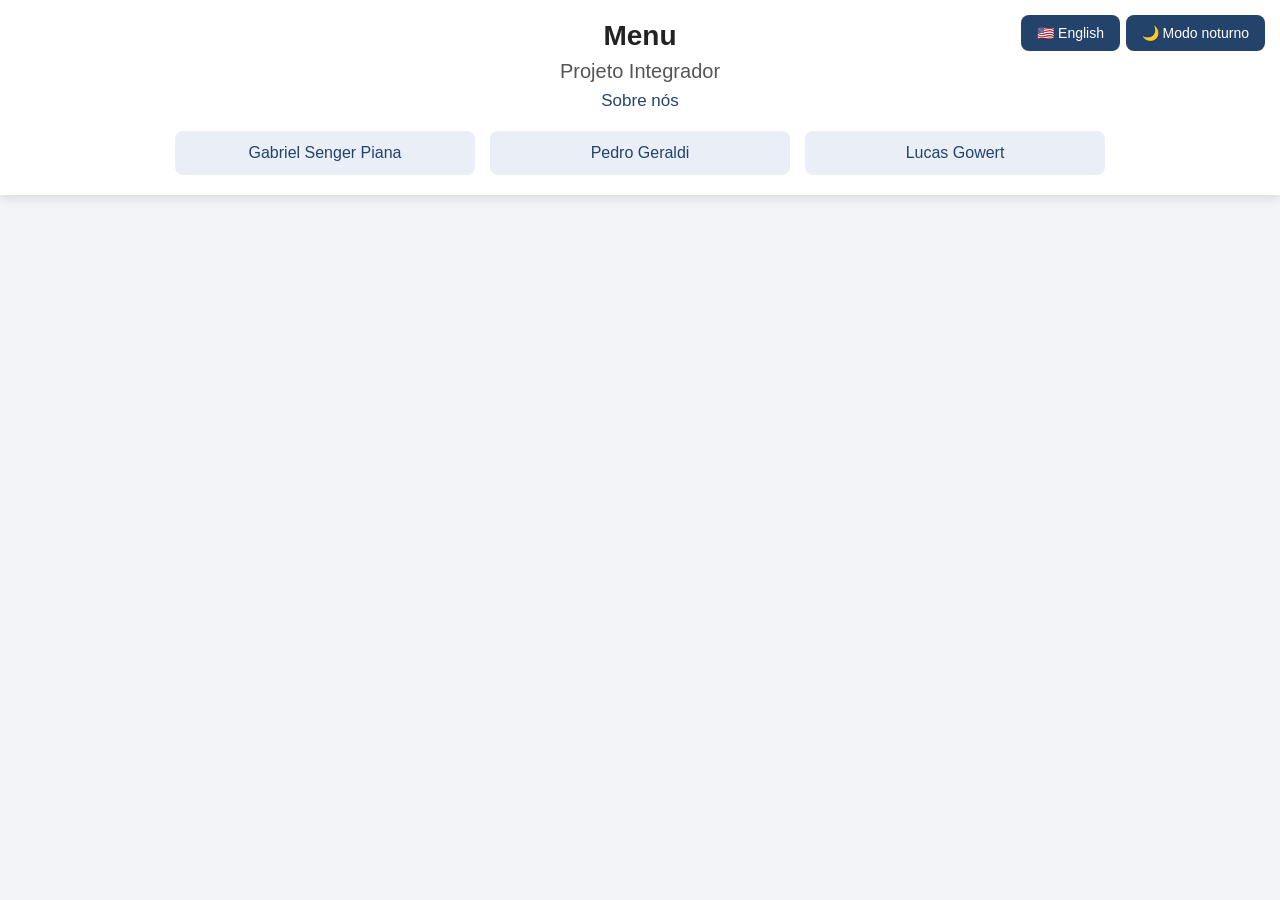
<file: index.html>
<!DOCTYPE html>
<html lang="pt-BR">
<head>
    <meta charset="UTF-8">
    <meta name="viewport" content="width=device-width, initial-scale=1.0">
    <title>Menu - Projeto Integrador</title>

    <style>
        * {
            box-sizing: border-box;
        }

        body {
            margin: 0;
            font-family: Arial, sans-serif;
            background: #f2f4f8;
            color: #222;
            transition: 0.3s;
        }

        .menu {
            width: 100%;
            padding: 20px;
            background: #ffffff;
            box-shadow: 0 4px 10px rgba(0, 0, 0, 0.10);
            text-align: center;
            transition: 0.3s;
        }
        .menu h1 {
            margin: 0 0 8px;
            color: #222;
            font-size: 28px;
        }

        .menu h2 {
            margin: 0 0 8px;
            color: #555;
            font-size: 20px;
            font-weight: 500;
        }

        .menu h3 {
            margin: 0 0 20px;
            color: #24436b;
            font-size: 17px;
            font-weight: 500;
        }

        .links {
            display: flex;
            justify-content: center;
            gap: 15px;
        }

        .links a {
            flex: 1;
            max-width: 300px;
            padding: 13px;
            border-radius: 8px;
            background: #e9eef7;
            color: #24436b;
            text-decoration: none;
            transition: 0.3s;
        }

        .links a:hover {
            background: #24436b;
            color: #ffffff;
        }

        .botao-tema {
            position: fixed;
            top: 15px;
            right: 15px;
            padding: 10px 16px;
            border: none;
            border-radius: 8px;
            background: #24436b;
            color: white;
            font-size: 14px;
            cursor: pointer;
            z-index: 10;
        }

        .botao-tema:hover {
            opacity: 0.85;
        }

        .botao-idioma {
            position: fixed;
            top: 15px;
            right: 160px;
            padding: 10px 16px;
            border: none;
            border-radius: 8px;
            background: #24436b;
            color: white;
            font-size: 14px;
            cursor: pointer;
            z-index: 10;
        }

        .botao-idioma:hover {
            opacity: 0.85;
        }

        body.modo-noturno {
            background: #121212;
            color: #ffffff;
        }

        body.modo-noturno .menu {
            background: #1e1e1e;
            box-shadow: 0 4px 10px rgba(0, 0, 0, 0.4);
        }

        body.modo-noturno .menu h1 {
            color: #ffffff;
        }

        body.modo-noturno .menu h2 {
            color: #cccccc;
        }

        body.modo-noturno .menu h3 {
            color: #8bb8f0;
        }

        body.modo-noturno .links a {
            background: #333333;
            color: #ffffff;
        }

        body.modo-noturno .links a:hover {
            background: #24436b;
        }

        body.modo-noturno .botao-tema {
            background: #f0c75e;
            color: #222222;
        }

        @media (max-width: 520px) {
            .menu {
                padding-top: 65px;
            }

            .links {
                flex-direction: column;
            }

            .links a {
                max-width: 100%;
            }

            .botao-idioma {
                right: 145px;
            }
        }
    </style>
</head>

<body>

    <button class="botao-tema" id="botaoTema"
            onclick="alternarTema()" aria-pressed="false">
        🌙 Modo noturno
    </button>

    <button class="botao-idioma" id="botaoIdioma"
            onclick="alternarIdioma()">
        🇺🇸 English
    </button>

    <nav class="menu">
        <h1 id="titulo">Menu</h1>
        <h2 id="projeto">Projeto Integrador</h2>
        <h3 id="sobre">Sobre nós</h3>

        <div class="links">
            <a href="gabb.html">Gabriel Senger Piana</a>
            <a href="#pedro-geraldi">Pedro Geraldi</a>
            <a rel="stylesheet" href="lucas.html">Lucas Gowert</a>
        </div>
    </nav>

    <script>
        let idiomaIngles = false;

        function alternarTema() {
            const corpo = document.body;
            const botao = document.getElementById("botaoTema");

            corpo.classList.toggle("modo-noturno");

            if (corpo.classList.contains("modo-noturno")) {
                botao.innerHTML = idiomaIngles ? "☀️ Light mode" : "☀️ Modo claro";
                botao.setAttribute("aria-pressed", "true");
            } else {
                botao.innerHTML = idiomaIngles ? "🌙 Dark mode" : "🌙 Modo noturno";
                botao.setAttribute("aria-pressed", "false");
            }
        }

        function alternarIdioma() {
            idiomaIngles = !idiomaIngles;

            document.documentElement.lang = idiomaIngles ? "en" : "pt-BR";

            document.getElementById("titulo").textContent =
                "Menu";

            document.getElementById("projeto").textContent =
                idiomaIngles ? "Integration Project" : "Projeto Integrador";

            document.getElementById("sobre").textContent =
                idiomaIngles ? "About us" : "Sobre nós";

            document.getElementById("botaoIdioma").textContent =
                idiomaIngles ? "🇧🇷 Português" : "🇺🇸 English";

            document.getElementById("botaoTema").textContent =
                document.body.classList.contains("modo-noturno")
                ? (idiomaIngles ? "☀️ Light mode" : "☀️ Modo claro")
                : (idiomaIngles ? "🌙 Dark mode" : "🌙 Modo noturno");
        }
    </script>

</body>
</html>
</file>
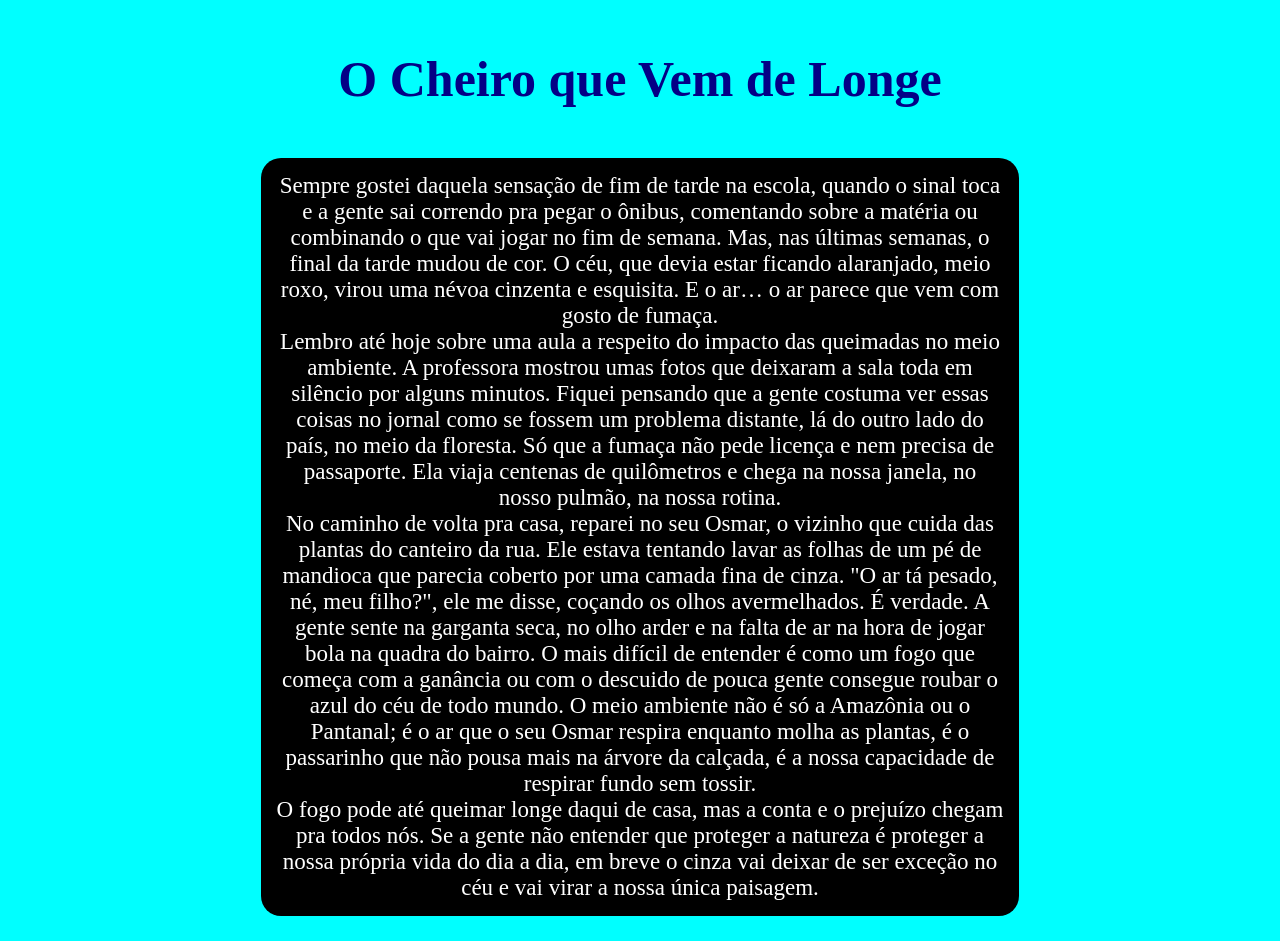
<file: cronicagowert.html>
<!DOCTYPE html>
<html lang="en">

<head>
    <meta charset="UTF-8">
    <meta name="viewport" content="width=device-width, initial-scale=1.0">
    <title> Cronica </title>
    <link rel="stylesheet" href="cronicagowert.css">
</head>

<body>
    <header>
        <h1 class="h1-cronica"> O Cheiro que Vem de Longe </h1>
    </header>
    <div class="main-cronica">
        <p class="p-cronica">
        Sempre gostei daquela sensação de fim de tarde na escola, quando o sinal toca e a gente sai correndo pra pegar o
        ônibus, comentando sobre a matéria ou combinando o que vai jogar no fim de semana. Mas, nas últimas semanas, o
        final da tarde mudou de cor. O céu, que devia estar ficando alaranjado, meio roxo, virou uma névoa cinzenta e
        esquisita. E o ar… o ar parece que vem com gosto de fumaça. <br>
        Lembro até hoje sobre uma aula a respeito do impacto das queimadas no meio ambiente. A professora mostrou umas
        fotos que deixaram a sala toda em silêncio por alguns minutos. Fiquei pensando que a gente costuma ver essas
        coisas no jornal como se fossem um problema distante, lá do outro lado do país, no meio da floresta. Só que a
        fumaça não pede licença e nem precisa de passaporte. Ela viaja centenas de quilômetros e chega na nossa janela,
        no nosso pulmão, na nossa rotina. <br>
        No caminho de volta pra casa, reparei no seu Osmar, o vizinho que cuida das plantas do canteiro da rua. Ele
        estava tentando lavar as folhas de um pé de mandioca que parecia coberto por uma camada fina de cinza. "O ar tá
        pesado, né, meu filho?", ele me disse, coçando os olhos avermelhados. É verdade. A gente sente na garganta seca,
        no olho arder e na falta de ar na hora de jogar bola na quadra do bairro.
        O mais difícil de entender é como um fogo que começa com a ganância ou com o descuido de pouca gente consegue
        roubar o azul do céu de todo mundo. O meio ambiente não é só a Amazônia ou o Pantanal; é o ar que o seu Osmar
        respira enquanto molha as plantas, é o passarinho que não pousa mais na árvore da calçada, é a nossa capacidade
        de respirar fundo sem tossir. <br>
        O fogo pode até queimar longe daqui de casa, mas a conta e o prejuízo chegam pra todos nós. Se a gente não
        entender que proteger a natureza é proteger a nossa própria vida do dia a dia, em breve o cinza vai deixar de
        ser exceção no céu e vai virar a nossa única paisagem.
</p>
</div>
</body>

</html>
</file>
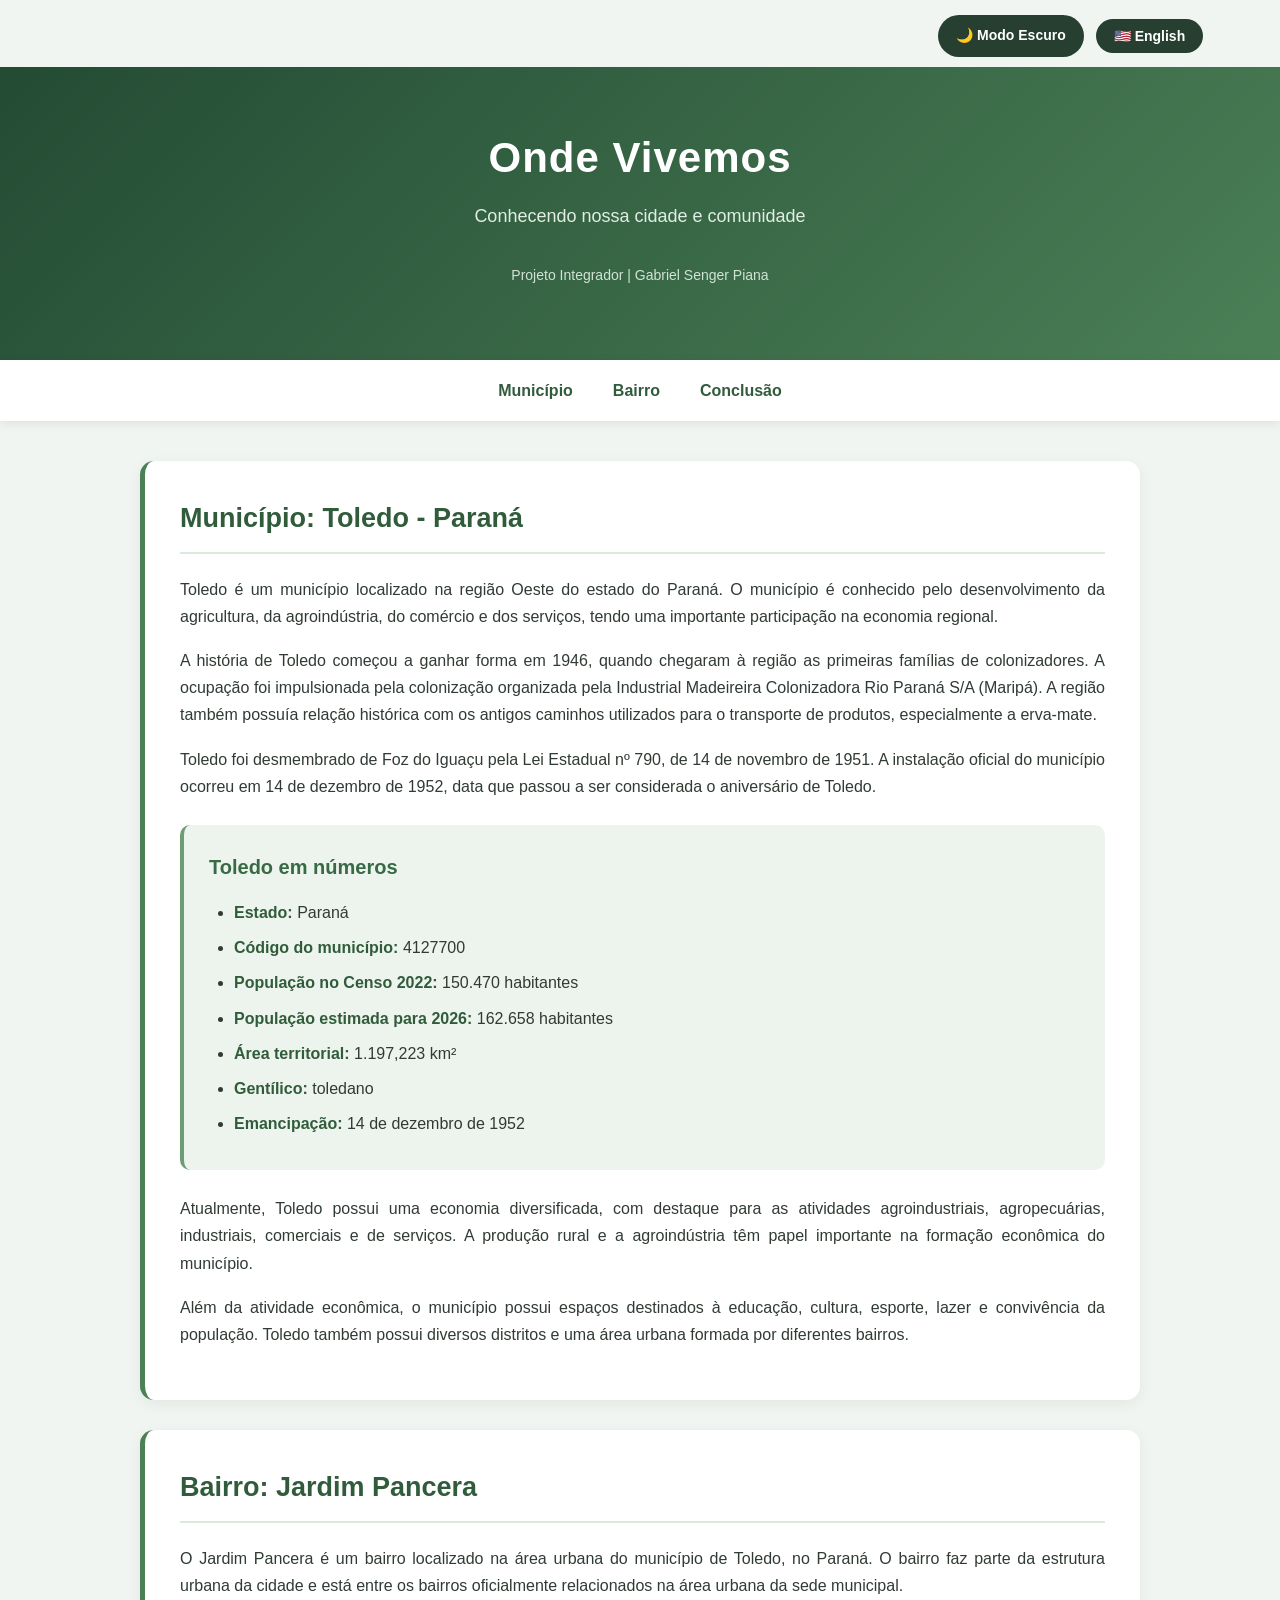
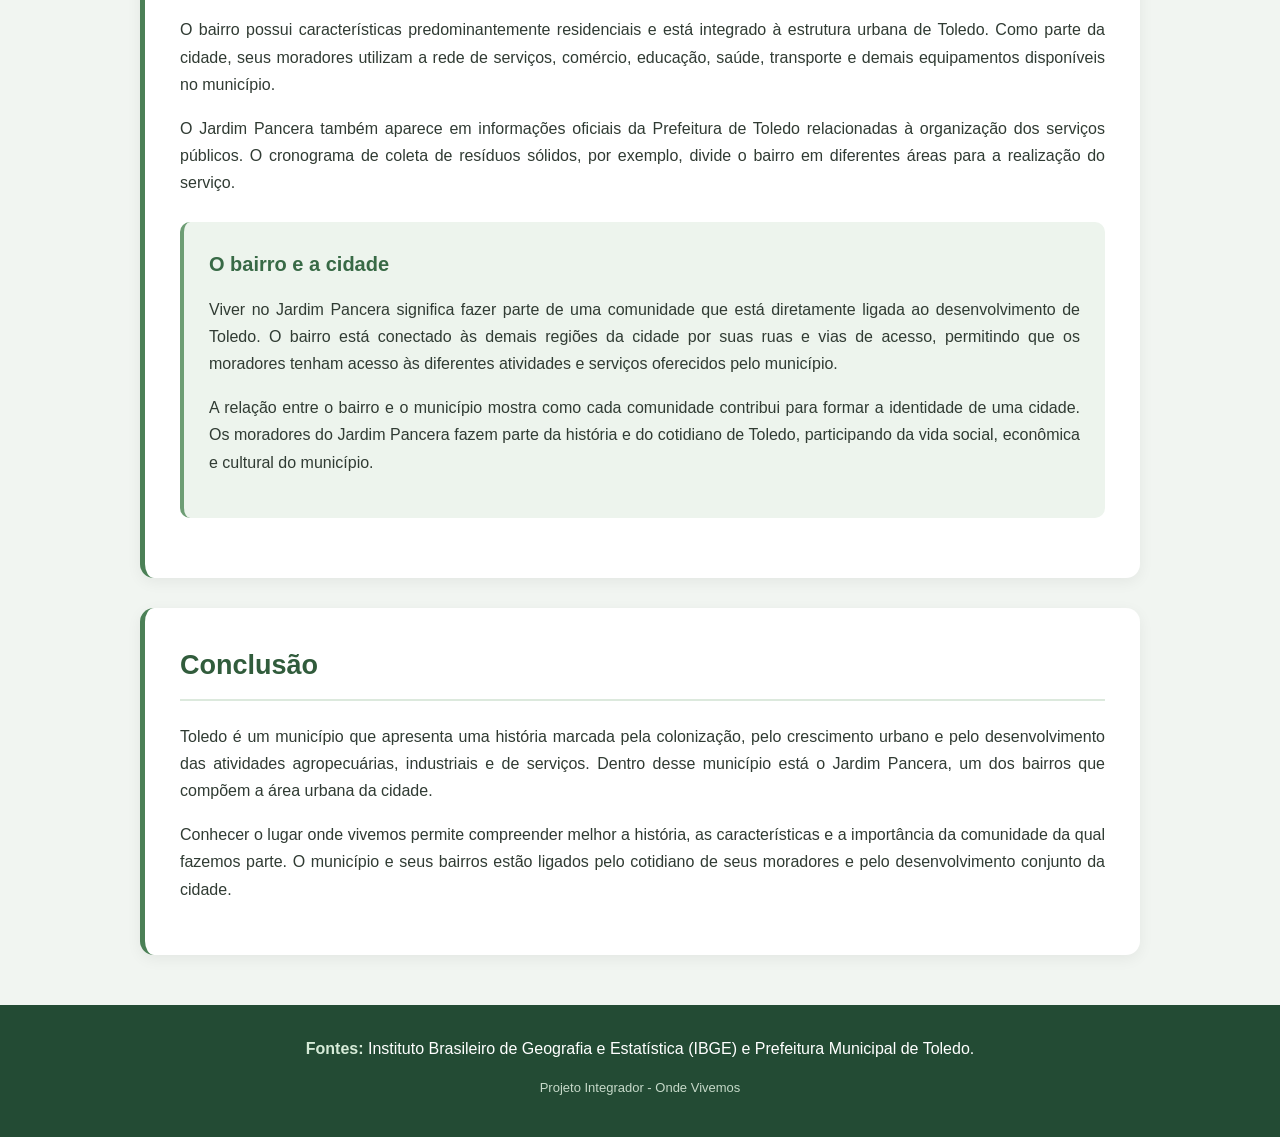
<file: gabb.html>
<!DOCTYPE html>
<html lang="pt-BR">

<head>
    <meta charset="UTF-8">
    <meta name="viewport" content="width=device-width, initial-scale=1.0">
    <title>Onde Vivemos | Toledo - PR</title>
    <link rel="stylesheet" href="gabb.css">
</head>

<body>

    <!-- CONTROLES -->
    <input type="checkbox" id="modo-escuro">

    <div class="controles-topo">

        <label for="modo-escuro" class="botao-tema" id="texto-tema">
            🌙 Modo Escuro
        </label>

        <button id="botao-idioma" class="botao-idioma">
            🇺🇸 English
        </button>

    </div>


    <!-- CABEÇALHO -->
    <header>
        <div class="cabecalho-conteudo">

            <h1 id="titulo">Onde Vivemos</h1>

            <p class="subtitulo" id="subtitulo">
                Conhecendo nossa cidade e comunidade
            </p>

            <p class="aluno" id="aluno">
                Projeto Integrador | Gabriel Senger Piana
            </p>

        </div>
    </header>


    <!-- MENU -->
    <nav>

        <a href="#municipio" id="nav-municipio">Município</a>

        <a href="#bairro" id="nav-bairro">Bairro</a>

        <a href="#conclusao" id="nav-conclusao">Conclusão</a>

    </nav>


    <!-- CONTEÚDO PRINCIPAL -->
    <main>

        <!-- MUNICÍPIO -->
        <section id="municipio" class="card">

            <h2 id="titulo-municipio">
                Município: Toledo - Paraná
            </h2>

            <p id="municipio1">
                Toledo é um município localizado na região Oeste do estado do Paraná.
                O município é conhecido pelo desenvolvimento da agricultura, da
                agroindústria, do comércio e dos serviços, tendo uma importante
                participação na economia regional.
            </p>

            <p id="municipio2">
                A história de Toledo começou a ganhar forma em 1946, quando chegaram
                à região as primeiras famílias de colonizadores. A ocupação foi
                impulsionada pela colonização organizada pela Industrial Madeireira
                Colonizadora Rio Paraná S/A (Maripá). A região também possuía relação
                histórica com os antigos caminhos utilizados para o transporte de
                produtos, especialmente a erva-mate.
            </p>

            <p id="municipio3">
                Toledo foi desmembrado de Foz do Iguaçu pela Lei Estadual nº 790,
                de 14 de novembro de 1951. A instalação oficial do município ocorreu
                em 14 de dezembro de 1952, data que passou a ser considerada o
                aniversário de Toledo.
            </p>


            <div class="informacoes">

                <h3 id="titulo-numeros">Toledo em números</h3>

                <ul>

                    <li>
                        <strong id="rotulo-estado">Estado:</strong>
                        <span id="valor-estado">Paraná</span>
                    </li>

                    <li>
                        <strong id="rotulo-codigo">Código do município:</strong>
                        <span id="valor-codigo">4127700</span>
                    </li>

                    <li>
                        <strong id="rotulo-populacao">População no Censo 2022:</strong>
                        <span id="valor-populacao">150.470 habitantes</span>
                    </li>

                    <li>
                        <strong id="rotulo-estimativa">População estimada para 2026:</strong>
                        <span id="valor-estimativa">162.658 habitantes</span>
                    </li>

                    <li>
                        <strong id="rotulo-area">Área territorial:</strong>
                        <span id="valor-area">1.197,223 km²</span>
                    </li>

                    <li>
                        <strong id="rotulo-gentilico">Gentílico:</strong>
                        <span id="valor-gentilico">toledano</span>
                    </li>

                    <li>
                        <strong id="rotulo-emancipacao">Emancipação:</strong>
                        <span id="valor-emancipacao">14 de dezembro de 1952</span>
                    </li>

                </ul>

            </div>


            <p id="municipio4">
                Atualmente, Toledo possui uma economia diversificada, com destaque
                para as atividades agroindustriais, agropecuárias, industriais,
                comerciais e de serviços. A produção rural e a agroindústria têm
                papel importante na formação econômica do município.
            </p>

            <p id="municipio5">
                Além da atividade econômica, o município possui espaços destinados
                à educação, cultura, esporte, lazer e convivência da população.
                Toledo também possui diversos distritos e uma área urbana formada
                por diferentes bairros.
            </p>

        </section>


        <!-- BAIRRO -->
        <section id="bairro" class="card">

            <h2 id="titulo-bairro">
                Bairro: Jardim Pancera
            </h2>

            <p id="bairro1">
                O Jardim Pancera é um bairro localizado na área urbana do município
                de Toledo, no Paraná. O bairro faz parte da estrutura urbana da cidade
                e está entre os bairros oficialmente relacionados na área urbana da
                sede municipal.
            </p>

            <p id="bairro2">
                O bairro possui características predominantemente residenciais e
                está integrado à estrutura urbana de Toledo. Como parte da cidade,
                seus moradores utilizam a rede de serviços, comércio, educação,
                saúde, transporte e demais equipamentos disponíveis no município.
            </p>

            <p id="bairro3">
                O Jardim Pancera também aparece em informações oficiais da Prefeitura
                de Toledo relacionadas à organização dos serviços públicos. O
                cronograma de coleta de resíduos sólidos, por exemplo, divide o bairro
                em diferentes áreas para a realização do serviço.
            </p>


            <div class="informacoes">

                <h3 id="titulo-relacao">O bairro e a cidade</h3>

                <p id="bairro4">
                    Viver no Jardim Pancera significa fazer parte de uma comunidade que
                    está diretamente ligada ao desenvolvimento de Toledo. O bairro está
                    conectado às demais regiões da cidade por suas ruas e vias de acesso,
                    permitindo que os moradores tenham acesso às diferentes atividades
                    e serviços oferecidos pelo município.
                </p>

                <p id="bairro5">
                    A relação entre o bairro e o município mostra como cada comunidade
                    contribui para formar a identidade de uma cidade. Os moradores do
                    Jardim Pancera fazem parte da história e do cotidiano de Toledo,
                    participando da vida social, econômica e cultural do município.
                </p>

            </div>

        </section>


        <!-- CONCLUSÃO -->
        <section id="conclusao" class="card">

            <h2 id="titulo-conclusao">Conclusão</h2>

            <p id="conclusao1">
                Toledo é um município que apresenta uma história marcada pela
                colonização, pelo crescimento urbano e pelo desenvolvimento das
                atividades agropecuárias, industriais e de serviços. Dentro desse
                município está o Jardim Pancera, um dos bairros que compõem a área
                urbana da cidade.
            </p>

            <p id="conclusao2">
                Conhecer o lugar onde vivemos permite compreender melhor a história,
                as características e a importância da comunidade da qual fazemos
                parte. O município e seus bairros estão ligados pelo cotidiano de
                seus moradores e pelo desenvolvimento conjunto da cidade.
            </p>

        </section>

    </main>


    <!-- RODAPÉ -->
    <footer>

        <p>
            <strong id="fontes">Fontes:</strong>
            <span id="texto-fontes">
                Instituto Brasileiro de Geografia e Estatística
                (IBGE) e Prefeitura Municipal de Toledo.
            </span>
        </p>

        <p class="rodape-final" id="rodape-final">
            Projeto Integrador - Onde Vivemos
        </p>

    </footer>


    <!-- JAVASCRIPT -->
    <script>

        const botaoIdioma = document.getElementById("botao-idioma");

        const idiomaPortugues = {

            titulo: "Onde Vivemos",
            subtitulo: "Conhecendo nossa cidade e comunidade",
            aluno: "Projeto Integrador | Gabriel Senger Piana",

            navMunicipio: "Município",
            navBairro: "Bairro",
            navConclusao: "Conclusão",

            tituloMunicipio: "Município: Toledo - Paraná",
            municipio1: `Toledo é um município localizado na região Oeste do estado do Paraná. O município é conhecido pelo desenvolvimento da agricultura, da agroindústria, do comércio e dos serviços, tendo uma importante participação na economia regional.`,
            municipio2: `A história de Toledo começou a ganhar forma em 1946, quando chegaram à região as primeiras famílias de colonizadores. A ocupação foi impulsionada pela colonização organizada pela Industrial Madeireira Colonizadora Rio Paraná S/A (Maripá). A região também possuía relação histórica com os antigos caminhos utilizados para o transporte de produtos, especialmente a erva-mate.`,
            municipio3: `Toledo foi desmembrado de Foz do Iguaçu pela Lei Estadual nº 790, de 14 de novembro de 1951. A instalação oficial do município ocorreu em 14 de dezembro de 1952, data que passou a ser considerada o aniversário de Toledo.`,

            numeros: "Toledo em números",
            estado: "Estado:",
            codigo: "Código do município:",
            populacao: "População no Censo 2022:",
            estimativa: "População estimada para 2026:",
            area: "Área territorial:",
            gentilico: "Gentílico:",
            emancipacao: "Emancipação:",

            municipio4: `Atualmente, Toledo possui uma economia diversificada, com destaque para as atividades agroindustriais, agropecuárias, industriais, comerciais e de serviços. A produção rural e a agroindústria têm papel importante na formação econômica do município.`,
            municipio5: `Além da atividade econômica, o município possui espaços destinados à educação, cultura, esporte, lazer e convivência da população. Toledo também possui diversos distritos e uma área urbana formada por diferentes bairros.`,

            tituloBairro: "Bairro: Jardim Pancera",
            bairro1: `O Jardim Pancera é um bairro localizado na área urbana do município de Toledo, no Paraná. O bairro faz parte da estrutura urbana da cidade e está entre os bairros oficialmente relacionados na área urbana da sede municipal.`,
            bairro2: `O bairro possui características predominantemente residenciais e está integrado à estrutura urbana de Toledo. Como parte da cidade, seus moradores utilizam a rede de serviços, comércio, educação, saúde, transporte e demais equipamentos disponíveis no município.`,
            bairro3: `O Jardim Pancera também aparece em informações oficiais da Prefeitura de Toledo relacionadas à organização dos serviços públicos. O cronograma de coleta de resíduos sólidos, por exemplo, divide o bairro em diferentes áreas para a realização do serviço.`,

            relacao: "O bairro e a cidade",
            bairro4: `Viver no Jardim Pancera significa fazer parte de uma comunidade que está diretamente ligada ao desenvolvimento de Toledo. O bairro está conectado às demais regiões da cidade por suas ruas e vias de acesso, permitindo que os moradores tenham acesso às diferentes atividades e serviços oferecidos pelo município.`,
            bairro5: `A relação entre o bairro e o município mostra como cada comunidade contribui para formar a identidade de uma cidade. Os moradores do Jardim Pancera fazem parte da história e do cotidiano de Toledo, participando da vida social, econômica e cultural do município.`,

            tituloConclusao: "Conclusão",
            conclusao1: `Toledo é um município que apresenta uma história marcada pela colonização, pelo crescimento urbano e pelo desenvolvimento das atividades agropecuárias, industriais e de serviços. Dentro desse município está o Jardim Pancera, um dos bairros que compõem a área urbana da cidade.`,
            conclusao2: `Conhecer o lugar onde vivemos permite compreender melhor a história, as características e a importância da comunidade da qual fazemos parte. O município e seus bairros estão ligados pelo cotidiano de seus moradores e pelo desenvolvimento conjunto da cidade.`,

            fontes: "Fontes:",
            textoFontes: "Instituto Brasileiro de Geografia e Estatística (IBGE) e Prefeitura Municipal de Toledo.",
            rodape: "Projeto Integrador - Onde Vivemos",

            tema: "🌙 Modo Escuro",
            botaoIdioma: "🇺🇸 English"

        };


        const idiomaIngles = {

            titulo: "Where We Live",
            subtitulo: "Discovering our city and community",
            aluno: "Integrative Project | Gabriel Senger Piana",

            navMunicipio: "Municipality",
            navBairro: "Neighborhood",
            navConclusao: "Conclusion",

            tituloMunicipio: "Municipality: Toledo - Paraná",
            municipio1: `Toledo is a municipality located in the western region of the state of Paraná, Brazil. The municipality is known for the development of agriculture, agribusiness, commerce, and services, playing an important role in the regional economy.`,
            municipio2: `The history of Toledo began to take shape in 1946, when the first settler families arrived in the region. The settlement was driven by the colonization organized by Industrial Madeireira Colonizadora Rio Paraná S/A (Maripá). The region also had historical connections with old routes used for transporting products, especially yerba mate.`,
            municipio3: `Toledo was separated from Foz do Iguaçu by State Law No. 790, dated November 14, 1951. The municipality was officially established on December 14, 1952, a date that became known as Toledo's anniversary.`,

            numeros: "Toledo in Numbers",
            estado: "State:",
            codigo: "Municipality code:",
            populacao: "Population in the 2022 Census:",
            estimativa: "Estimated population for 2026:",
            area: "Territorial area:",
            gentilico: "Demonym:",
            emancipacao: "Municipal establishment:",

            municipio4: `Today, Toledo has a diversified economy, with emphasis on agribusiness, agricultural, industrial, commercial, and service activities. Rural production and agribusiness play an important role in the municipality's economy.`,
            municipio5: `In addition to economic activities, the municipality has spaces dedicated to education, culture, sports, leisure, and community interaction. Toledo also has several districts and an urban area made up of different neighborhoods.`,

            tituloBairro: "Neighborhood: Jardim Pancera",
            bairro1: `Jardim Pancera is a neighborhood located in the urban area of Toledo, Paraná. The neighborhood is part of the city's urban structure and is among the officially recognized neighborhoods in the municipal headquarters.`,
            bairro2: `The neighborhood is predominantly residential and is integrated into Toledo's urban structure. As part of the city, its residents use the network of services, commerce, education, healthcare, transportation, and other facilities available in the municipality.`,
            bairro3: `Jardim Pancera also appears in official information from Toledo City Hall regarding the organization of public services. For example, the solid waste collection schedule divides the neighborhood into different areas to provide this service.`,

            relacao: "The Neighborhood and the City",
            bairro4: `Living in Jardim Pancera means being part of a community directly connected to Toledo's development. The neighborhood is connected to other areas of the city through its streets and access roads, allowing residents to access the various activities and services offered by the municipality.`,
            bairro5: `The relationship between the neighborhood and the municipality shows how each community contributes to a city's identity. The residents of Jardim Pancera are part of Toledo's history and daily life, participating in the social, economic, and cultural life of the municipality.`,

            tituloConclusao: "Conclusion",
            conclusao1: `Toledo is a municipality with a history marked by colonization, urban growth, and the development of agricultural, industrial, and service activities. Within this municipality is Jardim Pancera, one of the neighborhoods that make up the city's urban area.`,
            conclusao2: `Knowing the place where we live allows us to better understand the history, characteristics, and importance of the community we belong to. The municipality and its neighborhoods are connected through the daily lives of their residents and the city's collective development.`,

            fontes: "Sources:",
            textoFontes: "Brazilian Institute of Geography and Statistics (IBGE) and Toledo City Hall.",
            rodape: "Integrative Project - Where We Live",

            tema: "🌙 Dark Mode",
            botaoIdioma: "🇧🇷 Português"

        };


        let idiomaAtual = "pt";


        function alterarIdioma() {

            idiomaAtual = idiomaAtual === "pt" ? "en" : "pt";

            const t = idiomaAtual === "pt"
                ? idiomaPortugues
                : idiomaIngles;


            // CABEÇALHO
            document.getElementById("titulo").textContent = t.titulo;
            document.getElementById("subtitulo").textContent = t.subtitulo;
            document.getElementById("aluno").textContent = t.aluno;


            // MENU
            document.getElementById("nav-municipio").textContent = t.navMunicipio;
            document.getElementById("nav-bairro").textContent = t.navBairro;
            document.getElementById("nav-conclusao").textContent = t.navConclusao;


            // MUNICÍPIO
            document.getElementById("titulo-municipio").textContent = t.tituloMunicipio;

            for (let i = 1; i <= 5; i++) {
                document.getElementById("municipio" + i).textContent = t["municipio" + i];
            }

            document.getElementById("titulo-numeros").textContent = t.numeros;


            // INFORMAÇÕES DO MUNICÍPIO
            const rotulos = [
                "estado",
                "codigo",
                "populacao",
                "estimativa",
                "area",
                "gentilico",
                "emancipacao"
            ];

            rotulos.forEach(rotulo => {
                document.getElementById("rotulo-" + rotulo).textContent = t[rotulo];
            });


            // BAIRRO
            document.getElementById("titulo-bairro").textContent = t.tituloBairro;

            for (let i = 1; i <= 3; i++) {
                document.getElementById("bairro" + i).textContent = t["bairro" + i];
            }

            document.getElementById("titulo-relacao").textContent = t.relacao;

            document.getElementById("bairro4").textContent = t.bairro4;
            document.getElementById("bairro5").textContent = t.bairro5;


            // CONCLUSÃO
            document.getElementById("titulo-conclusao").textContent = t.tituloConclusao;

            document.getElementById("conclusao1").textContent = t.conclusao1;
            document.getElementById("conclusao2").textContent = t.conclusao2;


            // RODAPÉ
            document.getElementById("fontes").textContent = t.fontes;
            document.getElementById("texto-fontes").textContent = t.textoFontes;
            document.getElementById("rodape-final").textContent = t.rodape;


            // BOTÕES
            document.getElementById("texto-tema").textContent = t.tema;
            botaoIdioma.textContent = t.botaoIdioma;


            // IDIOMA DO DOCUMENTO
            document.documentElement.lang =
                idiomaAtual === "pt" ? "pt-BR" : "en";


            // TÍTULO DA ABA
            document.title = t.titulo + " | Toledo - PR";

        }


        // EVENTO DO BOTÃO DE IDIOMA
        botaoIdioma.addEventListener("click", alterarIdioma);


        // MODO ESCURO
        const modoEscuro = document.getElementById("modo-escuro");

        modoEscuro.addEventListener("change", function() {

            const t = idiomaAtual === "pt"
                ? idiomaPortugues
                : idiomaIngles;

            document.getElementById("texto-tema").textContent =
                modoEscuro.checked
                    ? (idiomaAtual === "pt" ? "☀️ Modo Claro" : "☀️ Light Mode")
                    : t.tema;

        });

    </script>

</body>
</html>
</file>
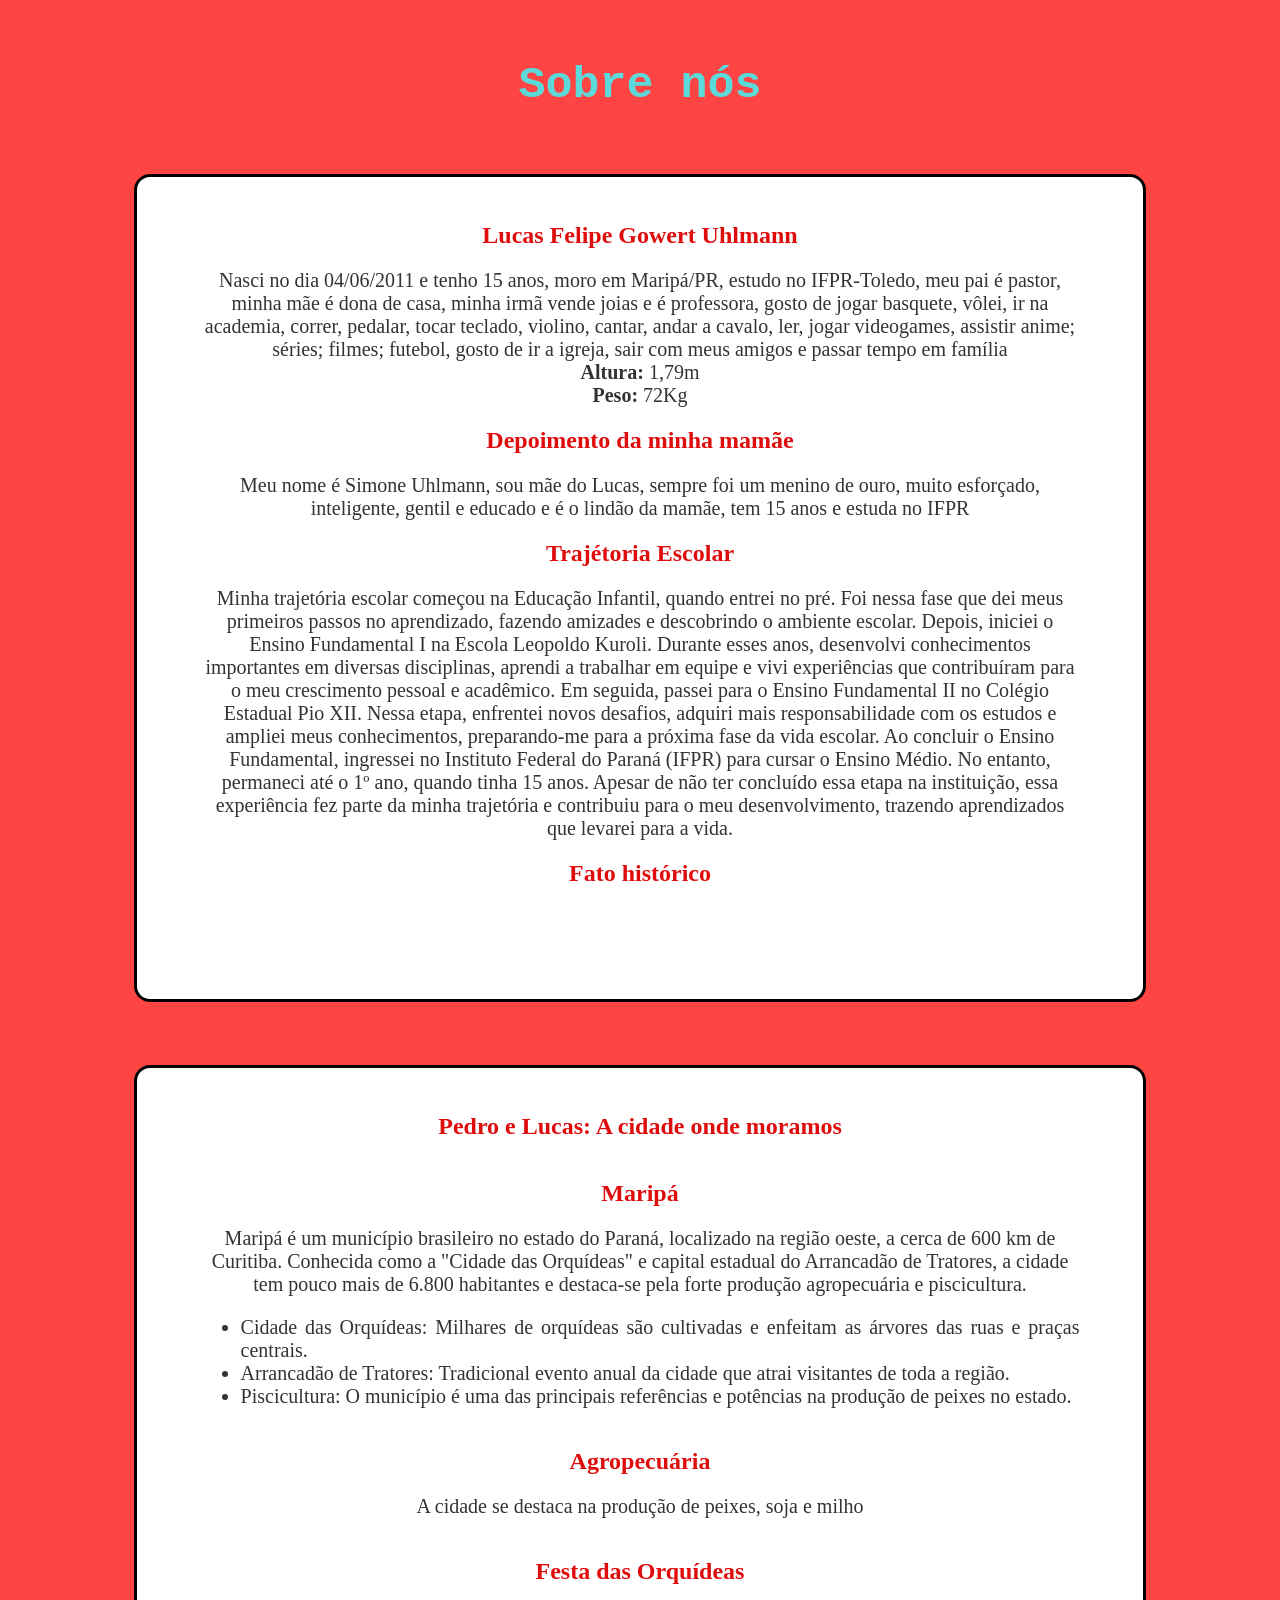
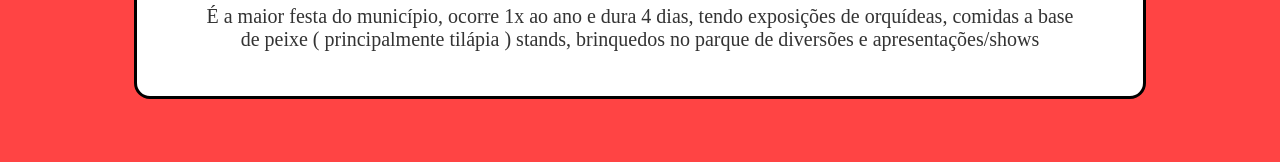
<file: lucas.html>
<!DOCTYPE html>
<html lang="en">
<head>
    <meta charset="UTF-8">
    <meta name="viewport" content="width=device-width, initial-scale=1.0">
    <title>Document</title>
     <link rel="stylesheet" href="lucas.css">
</head>
<body>
    <header>
        <h1 class="h1-titulo"> Sobre nós </h1>
    </header>
    <main>
        <div class="div-maripa">
        <h2 class="h2-gowert"> Lucas Felipe Gowert Uhlmann </h2>
        <p class="p-maripa"> Nasci no dia 04/06/2011 e tenho 15 anos, moro em Maripá/PR, estudo no IFPR-Toledo, meu pai é pastor, minha mãe é dona
            de casa, minha irmã vende joias e é professora, gosto de jogar basquete, vôlei, ir na academia, correr, pedalar,
            tocar teclado, violino, cantar,  andar a cavalo, ler, jogar videogames, assistir anime; séries; filmes; futebol, gosto
            de ir a igreja, sair com meus amigos e passar tempo em família <br>
            <b>Altura:</b> 1,79m <br>
            <b>Peso:</b> 72Kg
        </p>
        <h2 class="h2-gowert"> Depoimento da minha mamãe </h2>
        <p class="p-maripa">
Meu nome é Simone Uhlmann, sou mãe do Lucas, sempre foi um menino de ouro, muito esforçado, inteligente,
 gentil e educado e é o lindão da mamãe, tem 15 anos e estuda no IFPR
        </p>
        <h2 class="h2-gowert"> Trajétoria Escolar </h2>
        <p class="p-maripa">Minha trajetória escolar começou na Educação Infantil, quando entrei no pré. Foi nessa fase que dei meus
             primeiros passos no aprendizado, fazendo amizades e descobrindo o ambiente escolar.

Depois, iniciei o Ensino Fundamental I na Escola Leopoldo Kuroli. Durante esses anos, desenvolvi conhecimentos
 importantes em diversas disciplinas, aprendi a trabalhar em equipe e vivi experiências que contribuíram para o meu crescimento pessoal e acadêmico.

Em seguida, passei para o Ensino Fundamental II no Colégio Estadual Pio XII. Nessa etapa, enfrentei novos desafios,
 adquiri mais responsabilidade com os estudos e ampliei meus conhecimentos, preparando-me para a próxima fase da vida escolar.

Ao concluir o Ensino Fundamental, ingressei no Instituto Federal do Paraná (IFPR) para cursar o Ensino Médio.
 No entanto, permaneci até o 1º ano, quando tinha 15 anos. Apesar de não ter concluído essa etapa na instituição,
  essa experiência fez parte da minha trajetória e contribuiu para o meu desenvolvimento, trazendo aprendizados que 
  levarei para a vida.
</p>
<h2 class="h2-gowert"> Fato histórico </h2>
<p class="p-maripa" style="color: white;"> Um fato histórico meu de extrema importância foi quando ganhei minha cadela Lizzy, foi um momento muito legal e emocionante quando eu 
    era criança e traz memórias que ficarão para sempre na minha cabeça 
</p>
        </div>
        <div class="div-maripa">
<h2 class="h2-gowert"> Pedro e Lucas: A cidade onde moramos </h2>
<h2 class="h2-maripa"> Maripá </h2>
<p class="p-maripa"> Maripá é um município brasileiro no estado do Paraná, localizado na região oeste, a cerca de 600 km de Curitiba. Conhecida como a "Cidade das Orquídeas" 
    e capital estadual do Arrancadão de Tratores, a cidade tem pouco mais de 6.800 habitantes e destaca-se pela forte produção
     agropecuária e piscicultura.</p>
     <ul class="ul-maripa"> 
        <li> Cidade das Orquídeas: Milhares de orquídeas são cultivadas e enfeitam as árvores das ruas e praças centrais.</li>
        <li> Arrancadão de Tratores: Tradicional evento anual da cidade que atrai visitantes de toda a região.</li>
        <li> Piscicultura: O município é uma das principais referências e potências na produção de peixes no estado.</li>
     </ul>
     <h2 class="h2-agro"> Agropecuária </h2>
     <p class="p-maripa"> A cidade se destaca na produção de peixes, soja e milho </p>
     <h2 class="h2-festa"> Festa das Orquídeas </h2>
     <p class="p-maripa"> É a maior festa do município, ocorre 1x ao ano e dura 4 dias, tendo exposições de orquídeas, comidas a base de peixe ( principalmente tilápia )
        stands, brinquedos no parque de diversões e apresentações/shows
     </p>
        </div>
    </main>
</body>
</html>
</file>
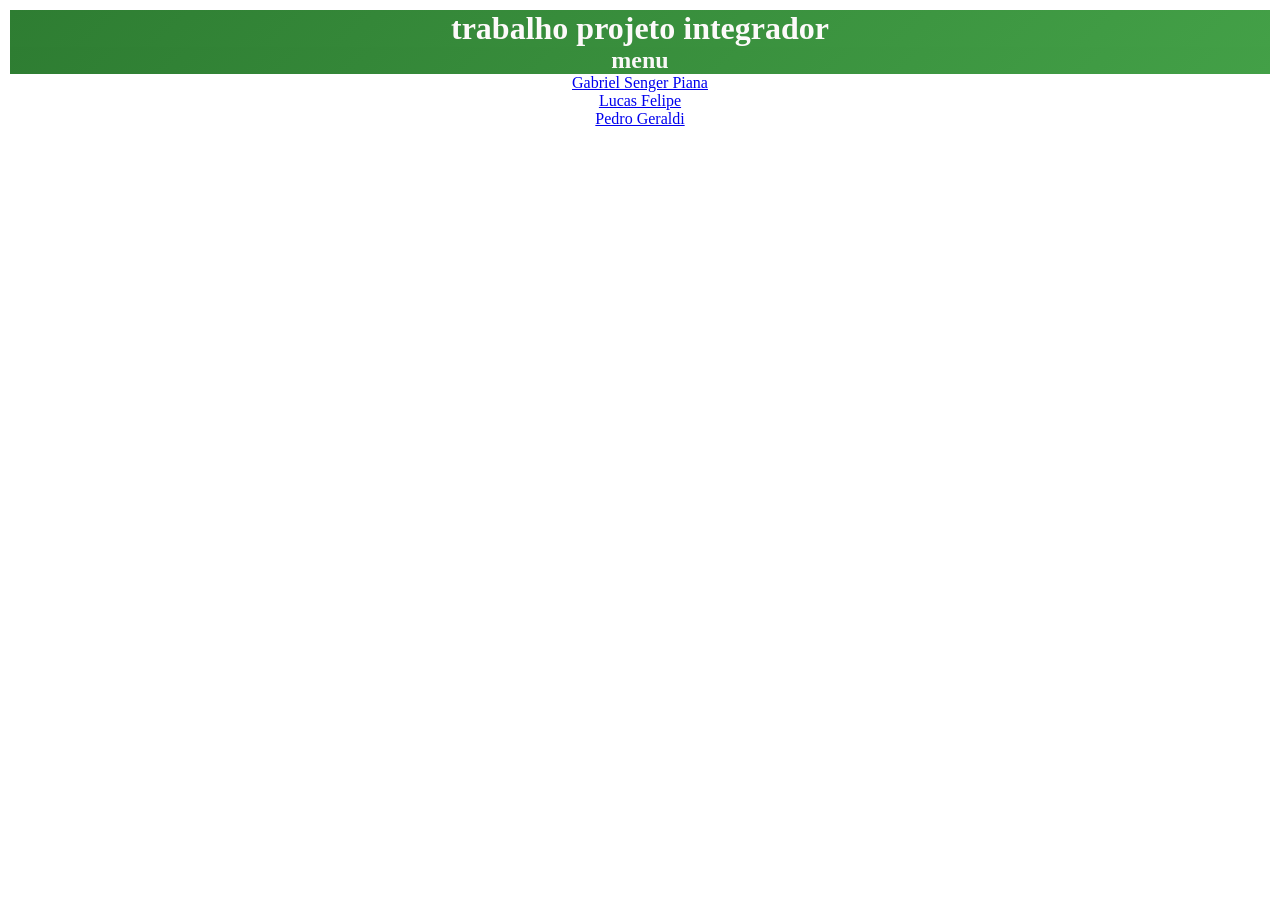
<file: menu.html>
<!DOCTYPE html>
<html lang="en">
<head>
    <meta charset="UTF-8">
    <meta name="viewport" content="width=device-width, initial-scale=1.0">
    <title>menu</title>
    <link rel="stylesheet" href="menu.css">
</head>
<body>
    <header>
        <h1>trabalho projeto integrador</h1>
        <h2>menu</h2>

    </header>

    <a href="index.html">Gabriel Senger Piana</a>

    <a href="index.html">Lucas Felipe</a>

    <a href="index.html">Pedro Geraldi</a>










</body>
</html>
</file>
<file: cronicagowert.css>
.h1-cronica {
    text-align: center;
    font-size: 50px;
    color: rgb(4, 0, 134);
    font-family: 'Times New Roman', Times, serif;
    margin: 50px;
}

.main-cronica {
    margin: 2% 20%;
    border-radius: 20px;
    background-color: black;
}

.p-cronica {
    font-size: 23px;
   color: white;
    text-align: center;
    padding: 15px;
}

body {
    background-color: aqua;
}
</file>
<file: gabb.css>
* {
    margin: 0;
    padding: 0;
    box-sizing: border-box;
    scroll-behavior: smooth;
}

body {
    font-family: Arial, Helvetica, sans-serif;
    background-color: #f1f5f1;
    color: #303b33;
    line-height: 1.7;
    transition: background-color 0.3s, color 0.3s;
}



#modo-escuro {
    display: none;
}

.botao-tema {
    display: block;
    width: fit-content;
    margin: 15px 6% 10px auto;
    padding: 9px 18px;
    background-color: #263f30;
    color: white;
    border-radius: 25px;
    cursor: pointer;
    font-size: 14px;
    font-weight: bold;
    transition: 0.3s;
}

.botao-tema:hover {
    background-color: #42684d;
    transform: scale(1.04);
}



header {
    background: linear-gradient(135deg, #234b34, #4b8056);
    color: white;
    text-align: center;
    padding: 55px 20px;
}

.cabecalho-conteudo {
    display: flex;
    flex-direction: column;
    align-items: center;
    justify-content: center;
}

.cabecalho-conteudo h1 {
    font-size: 42px;
    margin-bottom: 8px;
    letter-spacing: 1px;
    text-align: center;
}

.subtitulo {
    font-size: 18px;
    color: #e1eee3;
    text-align: center;
}

.aluno {
    margin-top: 15px;
    font-size: 14px;
    color: #d1e3d4;
    text-align: center;
}

nav {
    background-color: #ffffff;
    display: flex;
    justify-content: center;
    gap: 40px;
    padding: 17px;
    box-shadow: 0 3px 10px rgba(0, 0, 0, 0.08);
    position: sticky;
    top: 0;
    z-index: 10;
}

nav a {
    text-decoration: none;
    color: #315c3c;
    font-weight: bold;
    transition: 0.3s;
}

nav a:hover {
    color: #72a47c;
}


main {
    max-width: 1050px;
    margin: 40px auto;
    padding: 0 25px;
}


.card {
    background-color: white;
    padding: 35px;
    margin-bottom: 30px;
    border-radius: 14px;
    box-shadow: 0 4px 15px rgba(0, 0, 0, 0.06);
    border-left: 5px solid #4b8056;
    transition: 0.3s;
}

.card:hover {
    transform: translateY(-3px);
    box-shadow: 0 8px 20px rgba(0, 0, 0, 0.09);
}


h2 {
    color: #315c3c;
    font-size: 27px;
    margin-bottom: 22px;
    border-bottom: 2px solid #dce9dd;
    padding-bottom: 10px;
}

h3 {
    color: #386a46;
    font-size: 20px;
    margin-bottom: 15px;
}


p {
    margin-bottom: 17px;
    text-align: justify;
}


.informacoes {
    background-color: #edf4ed;
    padding: 25px;
    border-radius: 10px;
    margin: 25px 0;
    border-left: 4px solid #6d9d74;
}

.informacoes ul {
    padding-left: 25px;
}

.informacoes li {
    margin-bottom: 8px;
}

.informacoes strong {
    color: #315c3c;
}


footer {
    background-color: #234b34;
    color: white;
    text-align: center;
    padding: 30px 20px;
    margin-top: 50px;
}

footer p {
    text-align: center;
    margin-bottom: 8px;
}

footer strong {
    color: #d6ebd8;
}

.rodape-final {
    font-size: 13px;
    color: #c6d9c9;
    margin-top: 15px;
}

body:has(#modo-escuro:checked) {
    background-color: #121a15;
    color: #e5e5e5;
}

body:has(#modo-escuro:checked) header {
    background: linear-gradient(135deg, #101e15, #294a32);
}

body:has(#modo-escuro:checked) nav {
    background-color: #1c2920;
}

body:has(#modo-escuro:checked) nav a {
    color: #b5d9bc;
}

body:has(#modo-escuro:checked) nav a:hover {
    color: white;
}

body:has(#modo-escuro:checked) .card {
    background-color: #202c24;
    color: #e5e5e5;
    border-left-color: #6d9d74;
}

body:has(#modo-escuro:checked) h2 {
    color: #a6d4ae;
    border-bottom-color: #394b3e;
}

body:has(#modo-escuro:checked) h3 {
    color: #a6d4ae;
}

body:has(#modo-escuro:checked) .informacoes {
    background-color: #29392e;
    border-left-color: #78a981;
}

body:has(#modo-escuro:checked) .informacoes strong {
    color: #b5d9bc;
}

body:has(#modo-escuro:checked) footer {
    background-color: #101e15;
    color: #eeeeee;
}

body:has(#modo-escuro:checked) .botao-tema {
    background-color: #e4e9e4;
    color: #1b2b20;
}

body:has(#modo-escuro:checked) .botao-tema:hover {
    background-color: #c6d8c9;
}


@media (max-width: 600px) {

    .cabecalho-conteudo h1 {
        font-size: 30px;
    }

    .subtitulo {
        font-size: 15px;
    }

    nav {
        gap: 18px;
        padding: 14px 8px;
    }

    nav a {
        font-size: 13px;
    }

    main {
        padding: 0 15px;
        margin: 25px auto;
    }

    .card {
        padding: 22px;
    }

    h2 {
        font-size: 22px;
    }

    .botao-tema {
        margin-right: 15px;
    }
}

.controles-topo {
    display: flex;
    justify-content: flex-end;
    align-items: center;
    gap: 12px;
    margin: 15px 6% 10px;
}

.controles-topo .botao-tema {
    margin: 0;
}

.botao-idioma {
    padding: 9px 18px;
    background-color: #263f30;
    color: white;
    border: none;
    border-radius: 25px;
    cursor: pointer;
    font-size: 14px;
    font-weight: bold;
    transition: 0.3s;
}

.botao-idioma:hover {
    background-color: #42684d;
    transform: scale(1.04);
}

body:has(#modo-escuro:checked) .botao-idioma {
    background-color: #e4e9e4;
    color: #1b2b20;
}

body:has(#modo-escuro:checked) .botao-idioma:hover {
    background-color: #c6d8c9;
}

@media (max-width: 600px) {
    .controles-topo {
        margin: 15px;
        gap: 8px;
    }

    .botao-idioma {
        padding: 9px 12px;
        font-size: 13px;
    }
}
</file>
<file: lucas.css>
body {
    background-color: rgb(255, 68, 68);
    color: #000000;
    transition: background-color 0.3s, color 0.3s;
}

.video {
    margin: 1% 25%;
    background-color: black;
}

.imagens-inicio {
    margin: 1% 25%;
    display: flex;
    align-items: center;
}

.minhafoto {
    width: 300px;
    height: 300px;
    border: 2px solid black;
}

.h1-titulo {
    text-align: center;
    margin-top: 60px;
    font-size: 45px;
    color: rgb(92, 218, 218);
    font-family: 'Courier New', Courier, monospace;
    margin-bottom: 42px;
}

.h2-gowert {
    text-align: center;
    color: rgb(223, 12, 12);
}

.div-gowert {
    background-color: rgb(0, 0, 0);
    margin: 0% 20%;
    padding: 3% 5%;
    border-radius: 20px;
    box-shadow: 6px 6px 6px 6px;
}

.p-gowert-eu {
    text-align: center;
    font-size: 20px;
    color: rgb(244, 244, 248);
}

.p-textofml {
    text-align: center;
    font-size: 20px;
    color: rgb(245, 240, 240);
}

.p-trajetoria-gowert {
    font-size: 20px;
    text-align: center;
    color: rgb(247, 246, 245);
}

.div-maripa {
    background-color: white;
    margin: 5% 10%;
    padding: 2% 5%;
    border-radius: 16px;
    border: solid black 3px;
    transition: background-color 0.3s, border-color 0.3s;
}

.p-maripa {
    font-size: 20px;
    text-align: center;
    color: #333333;
}

.ul-maripa {
    font-size: 20px;
    text-align: justify;
    color: #333333;
}

.h2-agro, .h2-festa, .h2-maripa {
    text-align: center;
    color: rgb(223, 12, 12);
    margin-top: 40px;
}

/* Painel de Controles (Botões de Idioma e Tema) */
.painel-controles {
    display: flex;
    justify-content: center;
    gap: 15px;
    margin-top: 20px;
}

.btn-controle {
    padding: 10px 20px;
    background-color: #ffffff;
    color: #000000;
    text-decoration: none;
    font-weight: bold;
    border-radius: 8px;
    border: 2px solid #000;
    cursor: pointer;
    font-size: 16px;
}

.btn-controle:hover {
    background-color: #eee;
}

/* ===================================================
   Ajustes Modo Noturno - Lucas Felipe Gowert Uhlmann
   =================================================== */
body.dark-mode {
    background-color: #1a1a1a;
    color: #f4f4f8;
}

body.dark-mode .div-maripa {
    background-color: #2b2b2b;
    border-color: #444444;
}

body.dark-mode .h1-titulo {
    color: #4dd0e1;
}

body.dark-mode .h2-gowert, 
body.dark-mode .h2-maripa, 
body.dark-mode .h2-agro, 
body.dark-mode .h2-festa {
    color: #ff6b6b;
}

body.dark-mode .p-maripa, 
body.dark-mode .ul-maripa {
    color: #e0e0e0;
}

body.dark-mode .minhafoto {
    border-color: #ffffff;
}

body.dark-mode .btn-controle {
    background-color: #333333;
    color: #ffffff;
    border-color: #ffffff;
}
</file>
<file: menu.css>
body{
    margin: 0px;
    padding: 10px;
}

h1{
    background: linear-gradient(135deg, #2e7d32, #43a047);
    color: rgb(253, 250, 250);
    text-align: center;
     margin: 0;
}

h2{
    background: linear-gradient(135deg, #2e7d32, #43a047);
    color: rgb(250, 248, 248);
    text-align: center;
    margin: 0;
}

a {
    display: flex;
    justify-content: space-around;
    width: 100%;
}
</file>
